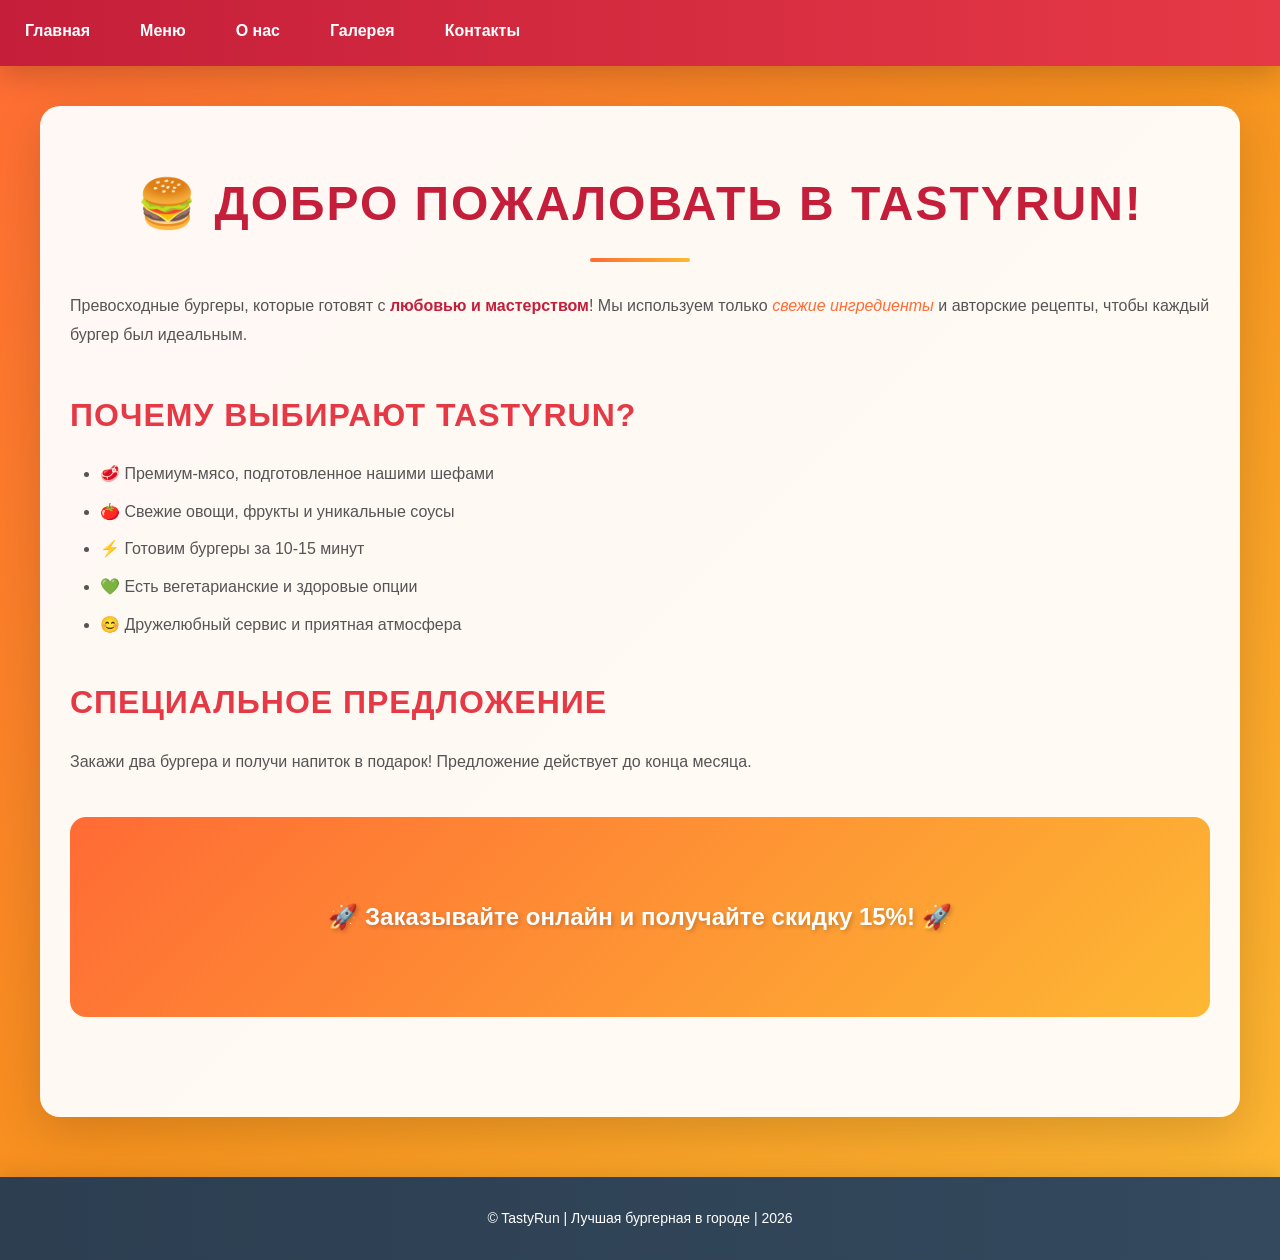
<file: index.html>
<!DOCTYPE html>
<html lang="ru">
<head>
    <meta charset="UTF-8">
    <title>TastyRun — Главная</title>
    <link rel="stylesheet" href="style.css">
</head>

<body>

<nav>
    <a href="index.html">Главная</a>
    <a href="menu.html">Меню</a>
    <a href="about.html">О нас</a>
    <a href="gallery.html">Галерея</a>
    <a href="contacts.html">Контакты</a>
</nav>

<div class="container">
    <h1>🍔 Добро пожаловать в TastyRun!</h1>
    <p>Превосходные бургеры, которые готовят с <strong>любовью и мастерством</strong>! 
    Мы используем только <em>свежие ингредиенты</em> и авторские рецепты, чтобы каждый бургер был идеальным.</p>

    <h2>Почему выбирают TastyRun?</h2>
    <ul>
        <li>🥩 Премиум-мясо, подготовленное нашими шефами</li>
        <li>🍅 Свежие овощи, фрукты и уникальные соусы</li>
        <li>⚡ Готовим бургеры за 10-15 минут</li>
        <li>💚 Есть вегетарианские и здоровые опции</li>
        <li>😊 Дружелюбный сервис и приятная атмосфера</li>
    </ul>

    <h2>Специальное предложение</h2>
    <p>Закажи два бургера и получи напиток в подарок! Предложение действует до конца месяца.</p>

    <div class="flex-center">
        🚀 Заказывайте онлайн и получайте скидку 15%! 🚀
    </div>
</div>

<footer>
    © TastyRun | Лучшая бургерная в городе | 2026
</footer>

</body>
</html>
</file>
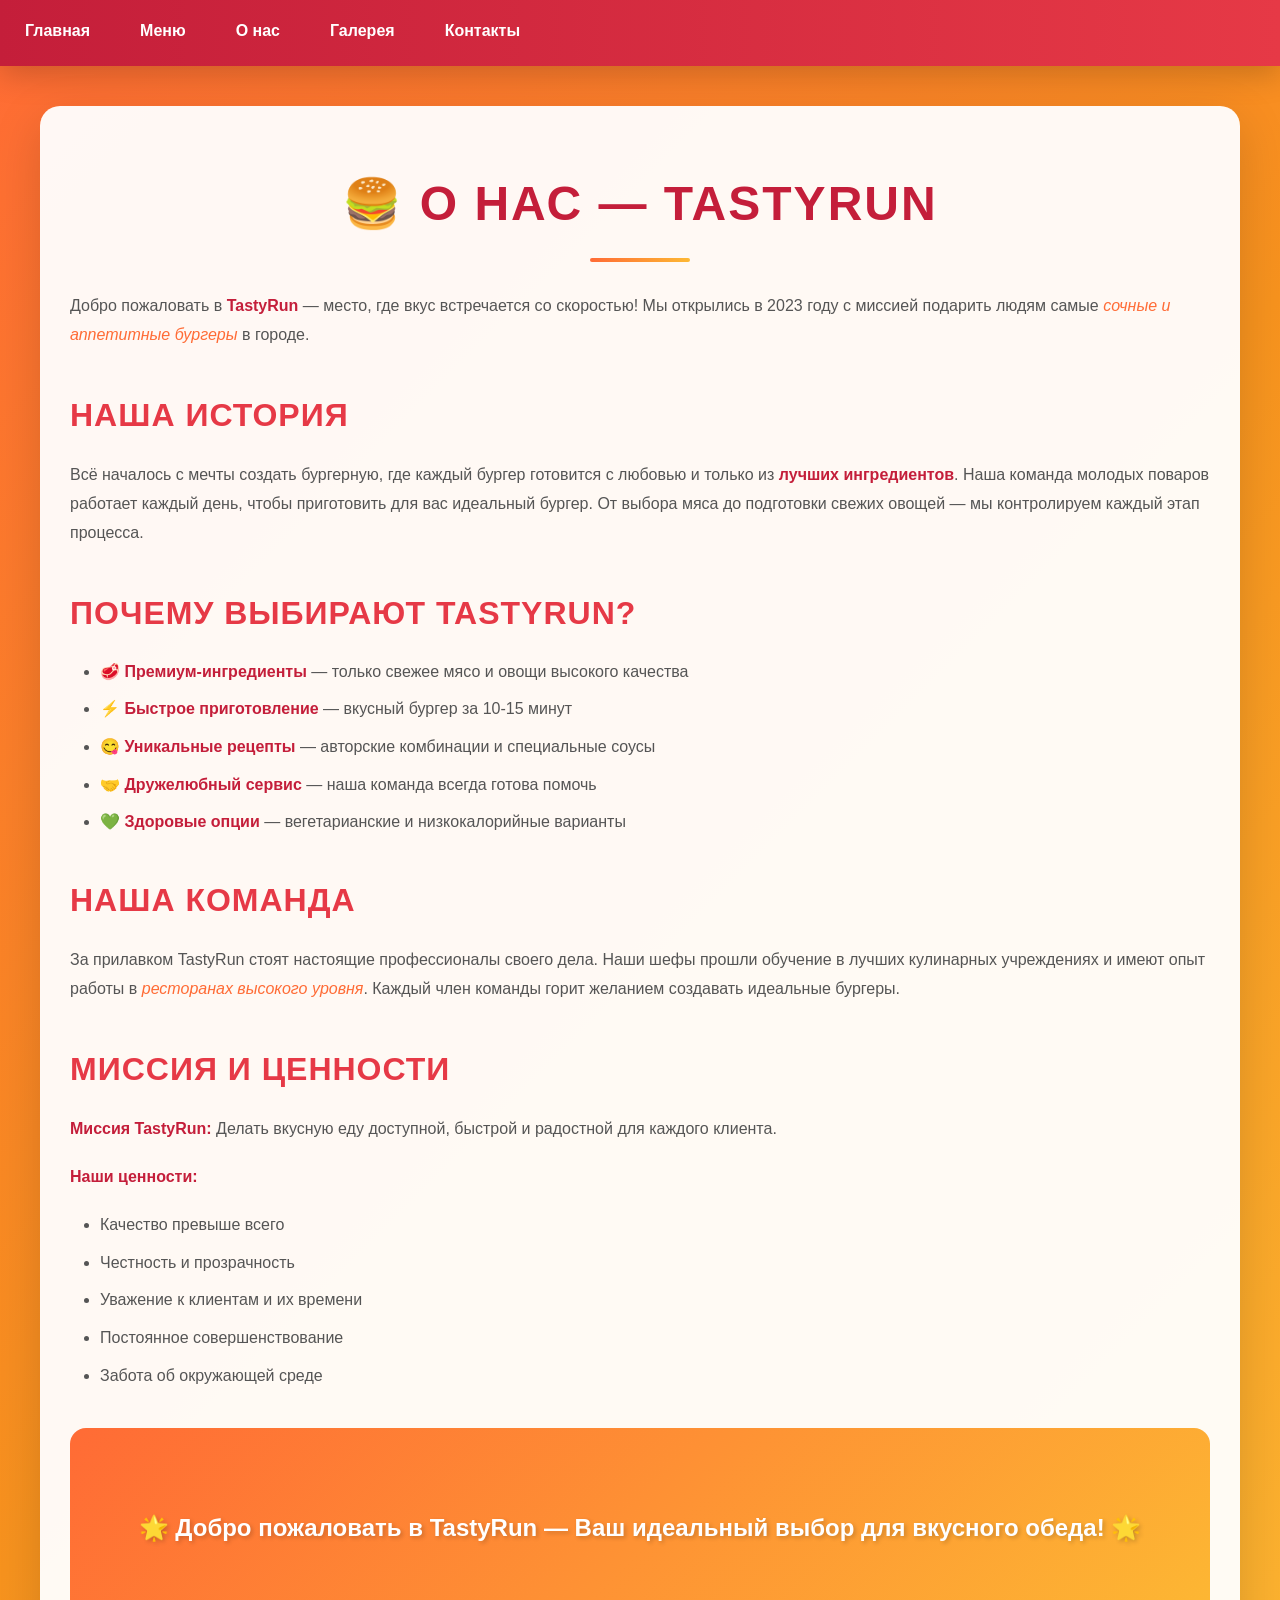
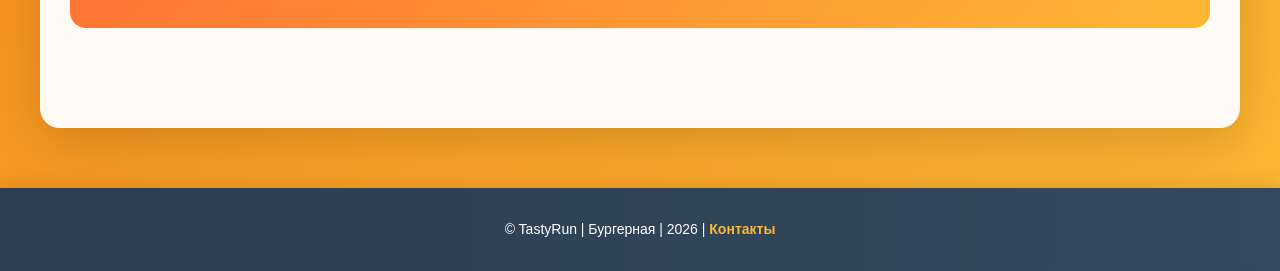
<file: about.html>
<!DOCTYPE html>
<html lang="ru">
<head>
    <meta charset="UTF-8">
    <title>О нас — TastyRun</title>
    <link rel="stylesheet" href="style.css">
</head>

<body>

<nav>
    <a href="index.html">Главная</a>
    <a href="menu.html">Меню</a>
    <a href="about.html">О нас</a>
    <a href="gallery.html">Галерея</a>
    <a href="contacts.html">Контакты</a>
</nav>

<div class="container">
    <h1>🍔 О нас — TastyRun</h1>

    <p>Добро пожаловать в <strong>TastyRun</strong> — место, где вкус встречается со скоростью! Мы открылись в 2023 году с миссией подарить людям самые <em>сочные и аппетитные бургеры</em> в городе.</p>

    <h2>Наша история</h2>
    <p>
        Всё началось с мечты создать бургерную, где каждый бургер готовится с любовью и только из <strong>лучших ингредиентов</strong>. 
        Наша команда молодых поваров работает каждый день, чтобы приготовить для вас идеальный бургер. 
        От выбора мяса до подготовки свежих овощей — мы контролируем каждый этап процесса.
    </p>

    <h2>Почему выбирают TastyRun?</h2>
    <ul>
        <li>🥩 <strong>Премиум-ингредиенты</strong> — только свежее мясо и овощи высокого качества</li>
        <li>⚡ <strong>Быстрое приготовление</strong> — вкусный бургер за 10-15 минут</li>
        <li>😋 <strong>Уникальные рецепты</strong> — авторские комбинации и специальные соусы</li>
        <li>🤝 <strong>Дружелюбный сервис</strong> — наша команда всегда готова помочь</li>
        <li>💚 <strong>Здоровые опции</strong> — вегетарианские и низкокалорийные варианты</li>
    </ul>

    <h2>Наша команда</h2>
    <p>
        За прилавком TastyRun стоят настоящие профессионалы своего дела. 
        Наши шефы прошли обучение в лучших кулинарных учреждениях и имеют опыт работы в <em>ресторанах высокого уровня</em>. 
        Каждый член команды горит желанием создавать идеальные бургеры.
    </p>

    <h2>Миссия и ценности</h2>
    <p>
        <strong>Миссия TastyRun:</strong> Делать вкусную еду доступной, быстрой и радостной для каждого клиента.
    </p>
    <p>
        <strong>Наши ценности:</strong>
    </p>
    <ul>
        <li>Качество превыше всего</li>
        <li>Честность и прозрачность</li>
        <li>Уважение к клиентам и их времени</li>
        <li>Постоянное совершенствование</li>
        <li>Забота об окружающей среде</li>
    </ul>

    <div class="flex-center">
        🌟 Добро пожаловать в TastyRun — Ваш идеальный выбор для вкусного обеда! 🌟
    </div>

</div>

<footer>
    © TastyRun | Бургерная | 2026 | <a href="contacts.html">Контакты</a>
</footer>

</body>
</html>
</file>
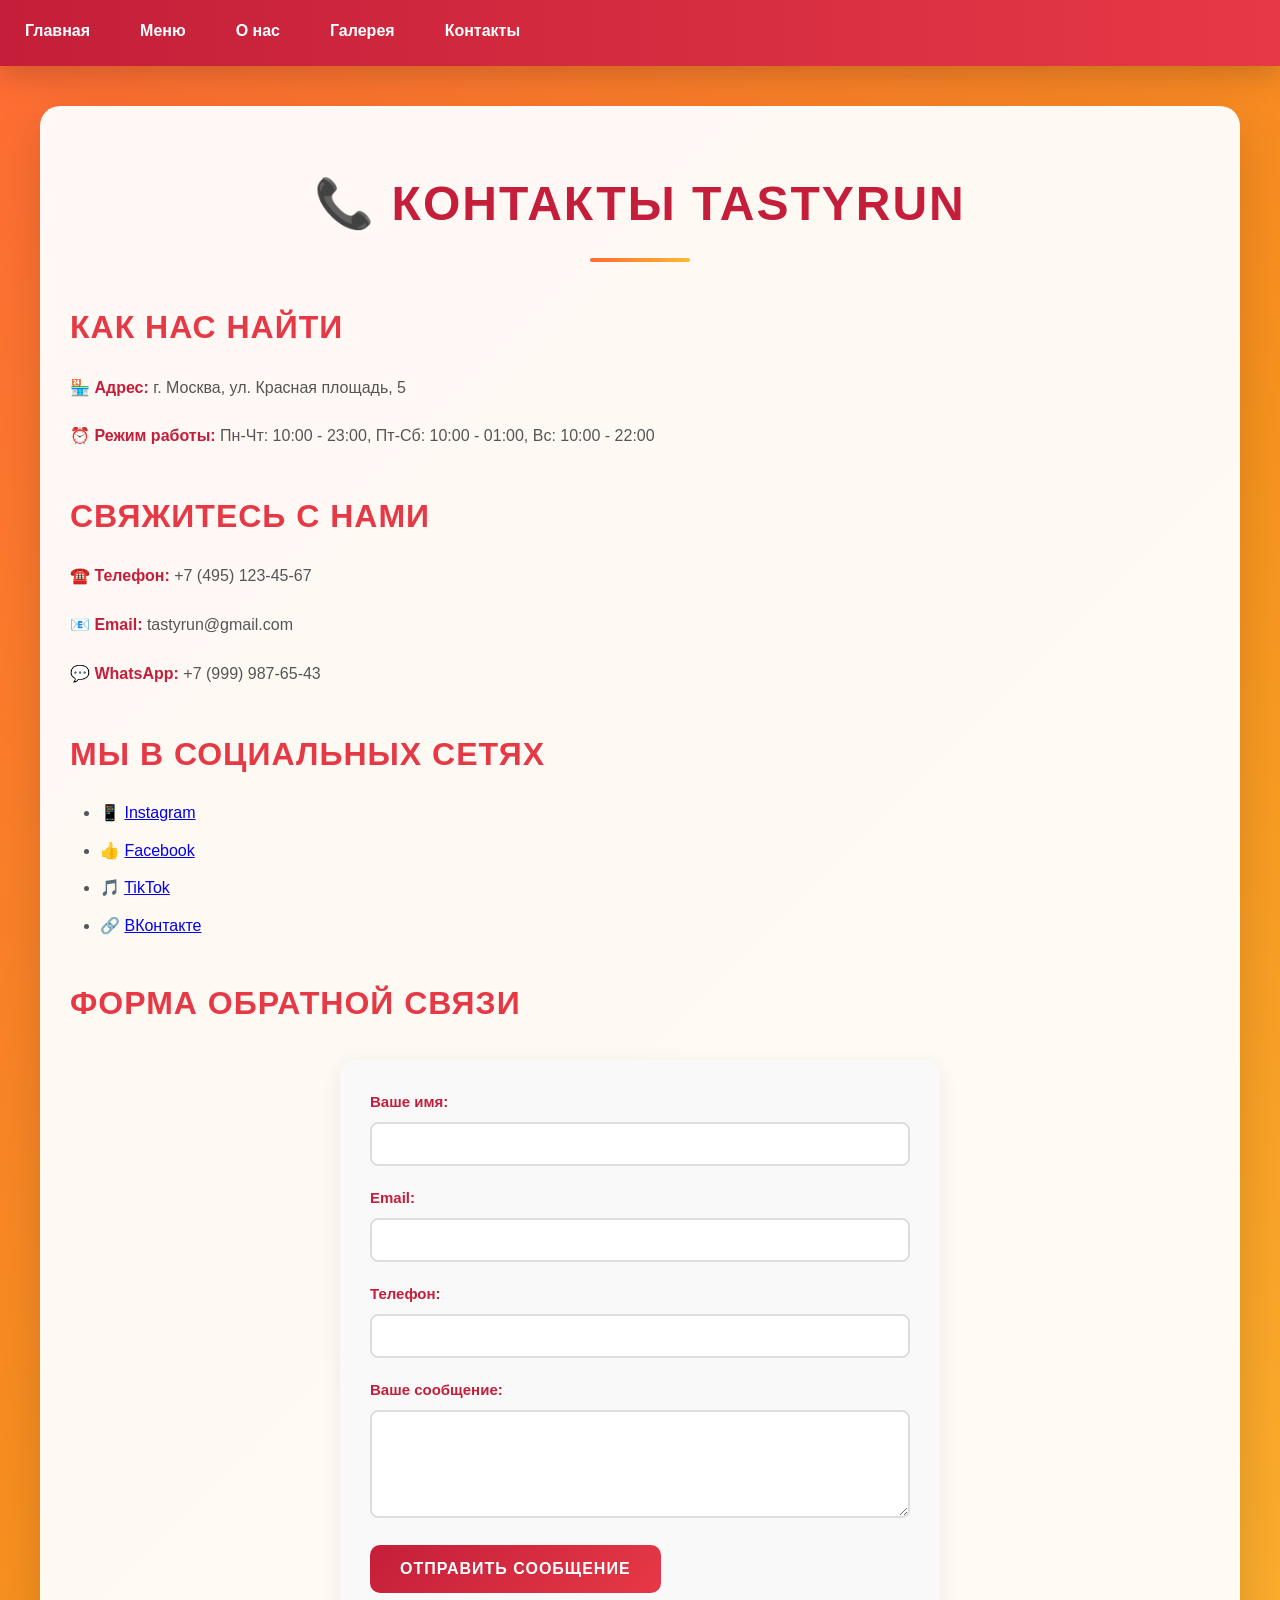
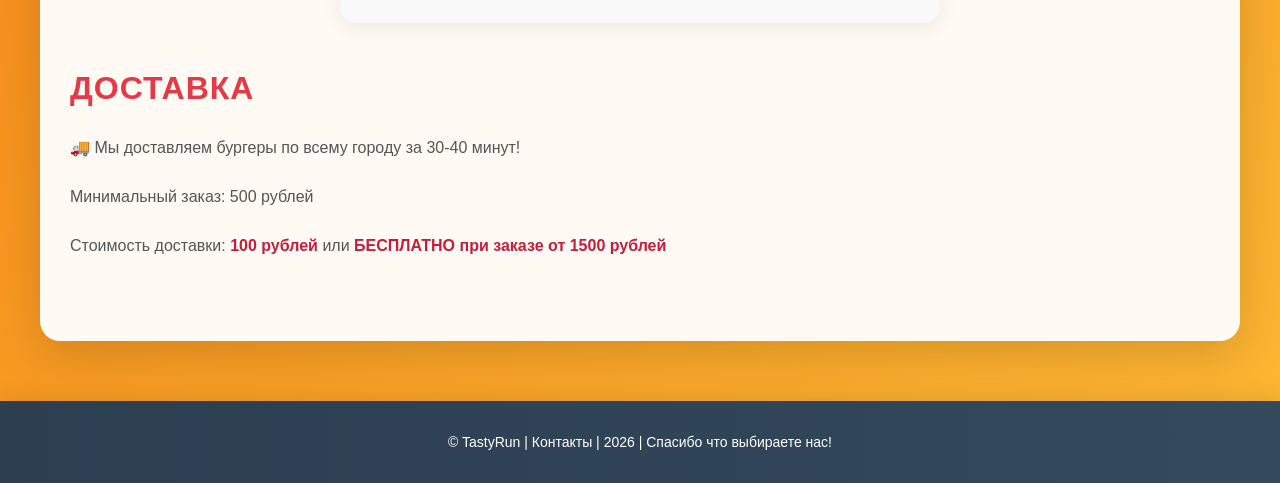
<file: contacts.html>
<!DOCTYPE html>
<html lang="ru">
<head>
    <meta charset="UTF-8">
    <title>Контакты — TastyRun</title>
    <link rel="stylesheet" href="style.css">
</head>

<body>

<nav>
    <a href="index.html">Главная</a>
    <a href="menu.html">Меню</a>
    <a href="about.html">О нас</a>
    <a href="gallery.html">Галерея</a>
    <a href="contacts.html">Контакты</a>
</nav>

<div class="container">
    <h1>📞 Контакты TastyRun</h1>

    <h2>Как нас найти</h2>
    <p><strong>🏪 Адрес:</strong> г. Москва, ул. Красная площадь, 5</p>
    <p><strong>⏰ Режим работы:</strong> Пн-Чт: 10:00 - 23:00, Пт-Сб: 10:00 - 01:00, Вс: 10:00 - 22:00</p>

    <h2>Свяжитесь с нами</h2>
    <p><strong>☎️ Телефон:</strong> +7 (495) 123-45-67</p>
    <p><strong>📧 Email:</strong> tastyrun@gmail.com</p>
    <p><strong>💬 WhatsApp:</strong> +7 (999) 987-65-43</p>

    <h2>Мы в социальных сетях</h2>
    <ul>
        <li>📱 <a href="https://instagram.com/tastyrun">Instagram</a></li>
        <li>👍 <a href="https://facebook.com/tastyrun">Facebook</a></li>
        <li>🎵 <a href="https://tiktok.com/@tastyrun">TikTok</a></li>
        <li>🔗 <a href="https://vk.com/tastyrun">ВКонтакте</a></li>
    </ul>

    <h2>Форма обратной связи</h2>
    <form>
        <label for="name">Ваше имя:</label>
        <input type="text" id="name" name="name" required>

        <label for="email">Email:</label>
        <input type="email" id="email" name="email" required>

        <label for="phone">Телефон:</label>
        <input type="tel" id="phone" name="phone">

        <label for="message">Ваше сообщение:</label>
        <textarea id="message" name="message" rows="5" required></textarea>

        <button type="submit">Отправить сообщение</button>
    </form>

    <h2>Доставка</h2>
    <p>🚚 Мы доставляем бургеры по всему городу за 30-40 минут!</p>
    <p>Минимальный заказ: 500 рублей</p>
    <p>Стоимость доставки: <strong>100 рублей</strong> или <strong>БЕСПЛАТНО при заказе от 1500 рублей</strong></p>
</div>

<footer>
    © TastyRun | Контакты | 2026 | Спасибо что выбираете нас!
</footer>

</body>
</html>
</file>
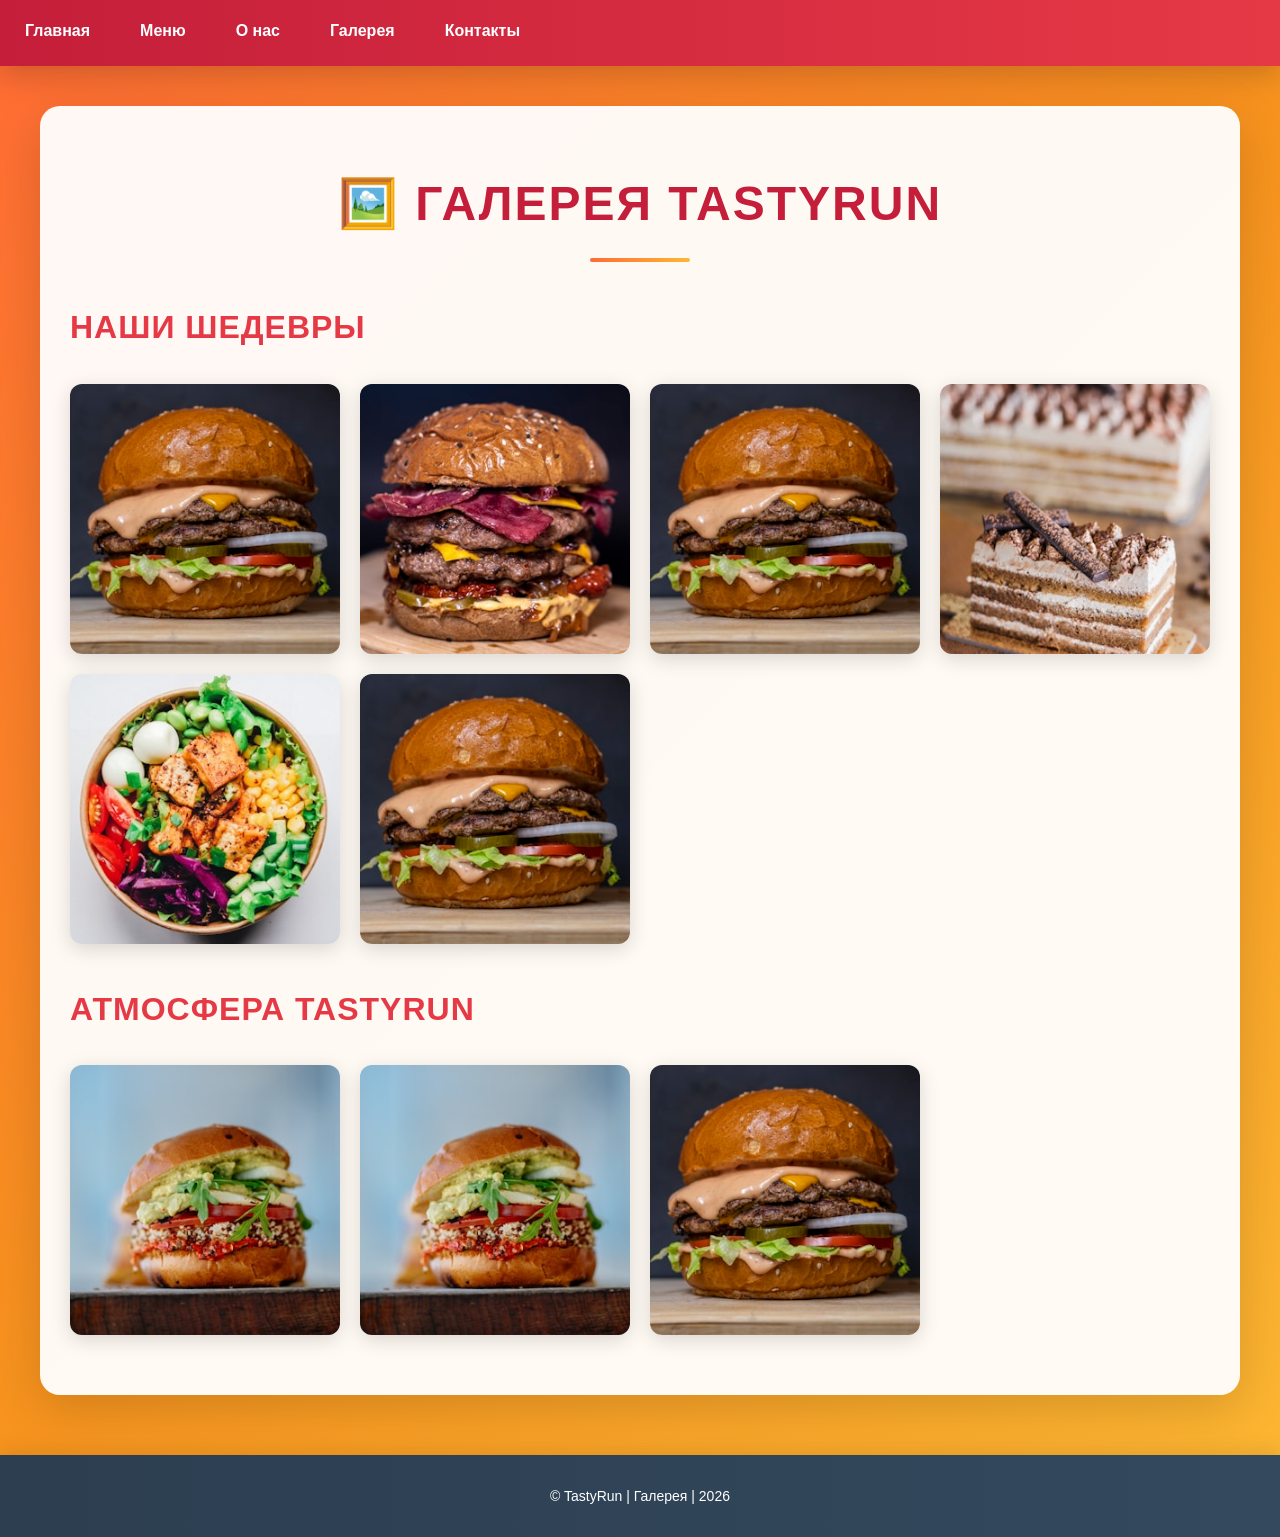
<file: gallery.html>
<!DOCTYPE html>
<html lang="ru">
<head>
    <meta charset="UTF-8">
    <title>Галерея — TastyRun</title>
    <link rel="stylesheet" href="style.css">
</head>

<body>

<nav>
    <a href="index.html">Главная</a>
    <a href="menu.html">Меню</a>
    <a href="about.html">О нас</a>
    <a href="gallery.html">Галерея</a>
    <a href="contacts.html">Контакты</a>
</nav>

<div class="container">
    <h1>🖼️ Галерея TastyRun</h1>

    <h2>Наши шедевры</h2>
    <div class="gallery">
        <div class="gallery-item">
            <img src="images/classic-burger.jpg" alt="Бургер 1">
        </div>
        <div class="gallery-item">
            <img src="images/double-burger.jpg" alt="Бургер 2">
        </div>
        <div class="gallery-item">
            <img src="images/spicy-burger.jpg" alt="Бургер 3">
        </div>
        <div class="gallery-item">
            <img src="images/luxury-burger.jpg" alt="Бургер 4">
        </div>
        <div class="gallery-item">
            <img src="images/bbq-burger.jpg" alt="Бургер 5">
        </div>
        <div class="gallery-item">
            <img src="images/gourmet-burger.jpg" alt="Бургер 6">
        </div>
    </div>

    <h2>Атмосфера TastyRun</h2>
    <div class="gallery">
        <div class="gallery-item">
            <img src="images/veggie-burger.jpg" alt="Интерьер 1">
        </div>
        <div class="gallery-item">
            <img src="images/mushroom-burger.jpg" alt="Интерьер 2">
        </div>
        <div class="gallery-item">
            <img src="images/halloumi-burger.jpg" alt="Интерьер 3">
        </div>
    </div>
</div>

<footer>
    © TastyRun | Галерея | 2026
</footer>

</body>
</html>
</file>
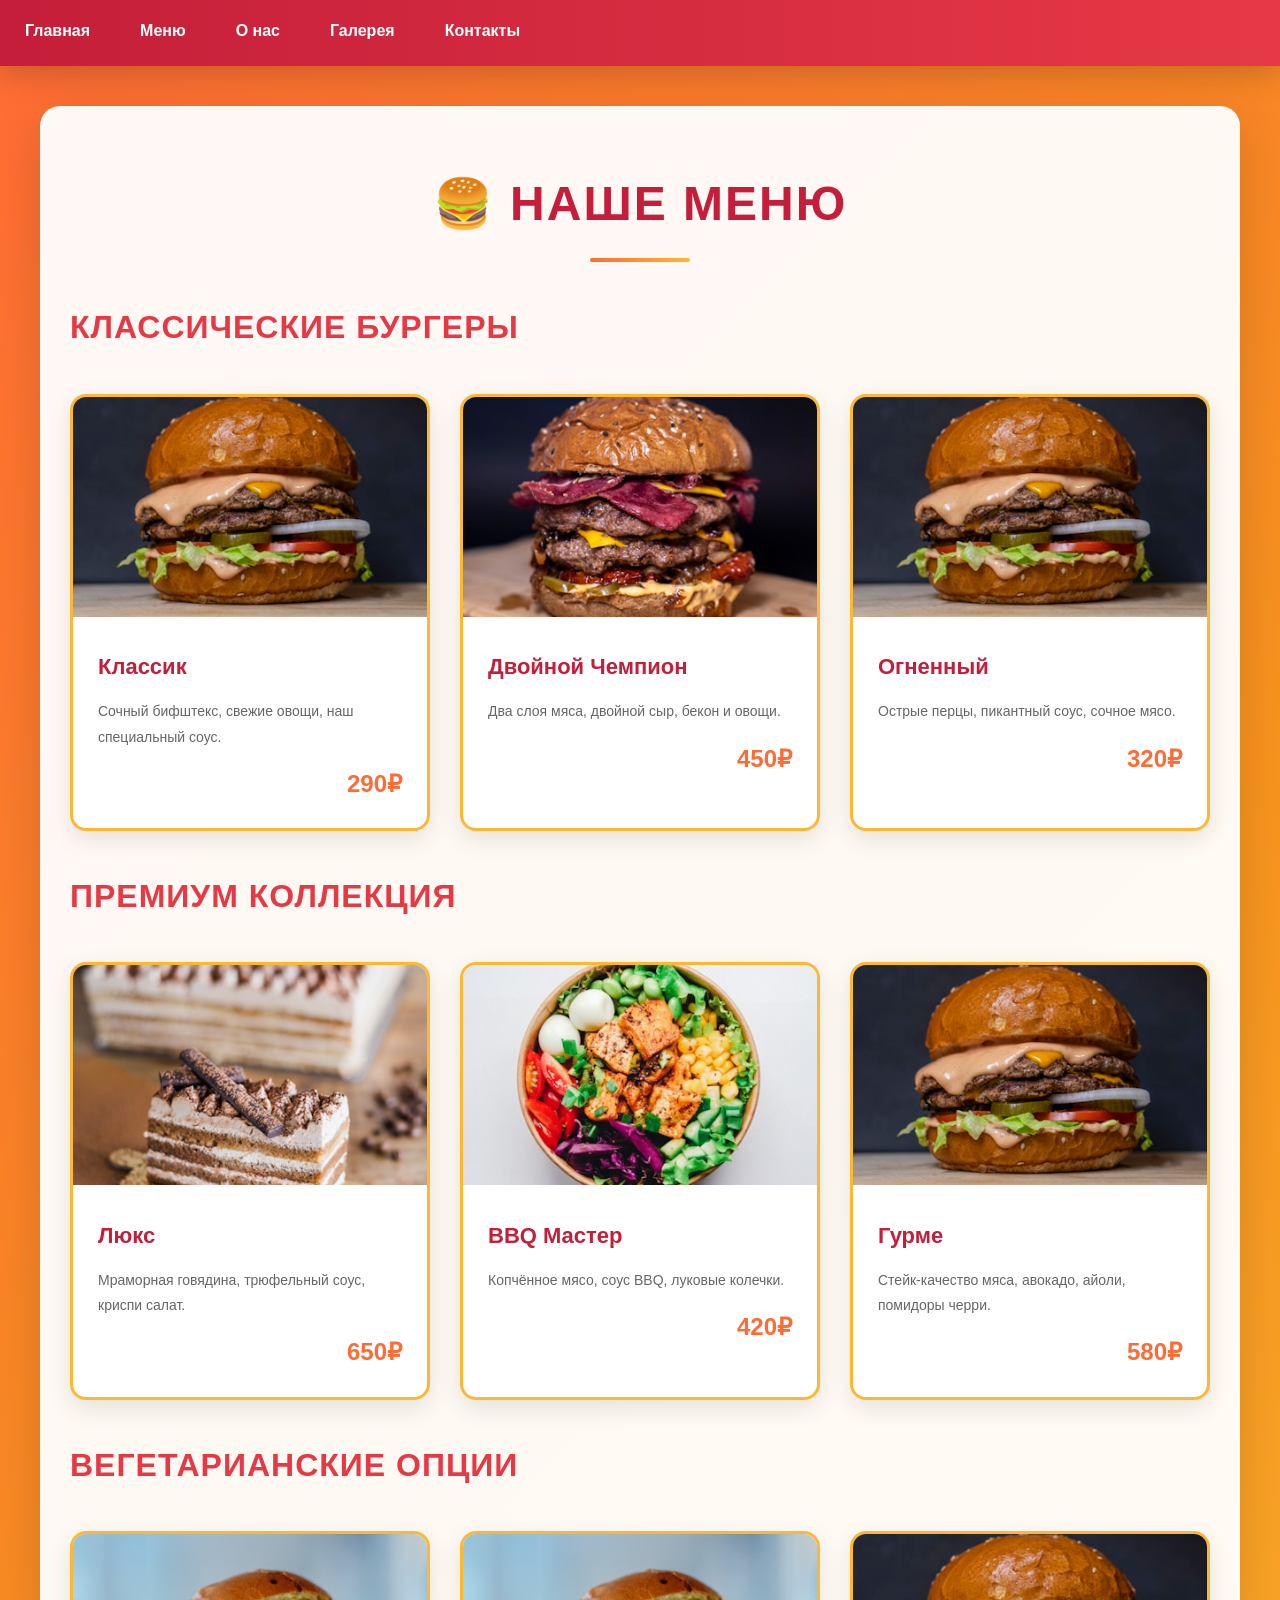
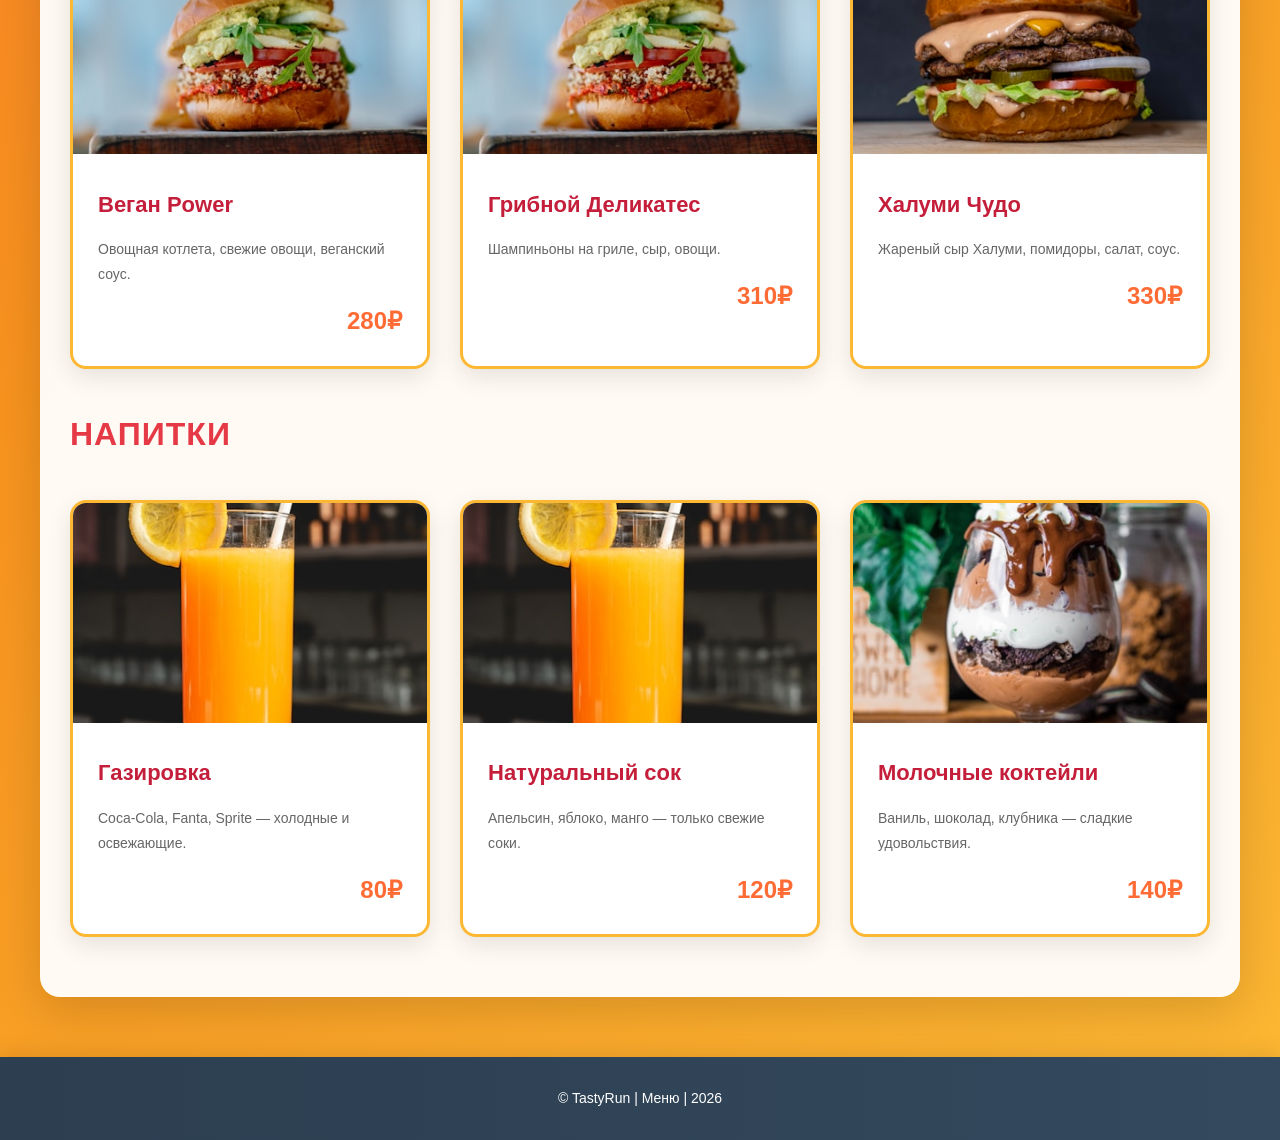
<file: menu.html>
<!DOCTYPE html>
<html lang="ru">
<head>
    <meta charset="UTF-8">
    <title>Меню — TastyRun</title>
    <link rel="stylesheet" href="style.css">
</head>

<body>

<nav>
    <a href="index.html">Главная</a>
    <a href="menu.html">Меню</a>
    <a href="about.html">О нас</a>
    <a href="gallery.html">Галерея</a>
    <a href="contacts.html">Контакты</a>
</nav>

<div class="container">
    <h1>🍔 Наше Меню</h1>

    <h2>Классические Бургеры</h2>
    <div class="grid-container">
        <div class="card">
            <img src="images/classic-burger.jpg" alt="Классический бургер">
            <div class="card-content">
                <h3>Классик</h3>
                <p>Сочный бифштекс, свежие овощи, наш специальный соус.</p>
                <div class="card-price">290₽</div>
            </div>
        </div>

        <div class="card">
            <img src="images/double-burger.jpg" alt="Двойной бургер">
            <div class="card-content">
                <h3>Двойной Чемпион</h3>
                <p>Два слоя мяса, двойной сыр, бекон и овощи.</p>
                <div class="card-price">450₽</div>
            </div>
        </div>

        <div class="card">
            <img src="images/spicy-burger.jpg" alt="Острый бургер">
            <div class="card-content">
                <h3>Огненный</h3>
                <p>Острые перцы, пикантный соус, сочное мясо.</p>
                <div class="card-price">320₽</div>
            </div>
        </div>
    </div>

    <h2>Премиум Коллекция</h2>
    <div class="grid-container">
        <div class="card">
            <img src="images/luxury-burger.jpg" alt="Люкс бургер">
            <div class="card-content">
                <h3>Люкс</h3>
                <p>Мраморная говядина, трюфельный соус, криспи салат.</p>
                <div class="card-price">650₽</div>
            </div>
        </div>

        <div class="card">
            <img src="images/bbq-burger.jpg" alt="BBQ бургер">
            <div class="card-content">
                <h3>BBQ Мастер</h3>
                <p>Копчённое мясо, соус BBQ, луковые колечки.</p>
                <div class="card-price">420₽</div>
            </div>
        </div>

        <div class="card">
            <img src="images/gourmet-burger.jpg" alt="Гурме бургер">
            <div class="card-content">
                <h3>Гурме</h3>
                <p>Стейк-качество мяса, авокадо, айоли, помидоры черри.</p>
                <div class="card-price">580₽</div>
            </div>
        </div>
    </div>

    <h2>Вегетарианские Опции</h2>
    <div class="grid-container">
        <div class="card">
            <img src="images/veggie-burger.jpg" alt="Овощной бургер">
            <div class="card-content">
                <h3>Веган Power</h3>
                <p>Овощная котлета, свежие овощи, веганский соус.</p>
                <div class="card-price">280₽</div>
            </div>
        </div>

        <div class="card">
            <img src="images/mushroom-burger.jpg" alt="Грибной бургер">
            <div class="card-content">
                <h3>Грибной Деликатес</h3>
                <p>Шампиньоны на гриле, сыр, овощи.</p>
                <div class="card-price">310₽</div>
            </div>
        </div>

        <div class="card">
            <img src="images/halloumi-burger.jpg" alt="Халуми бургер">
            <div class="card-content">
                <h3>Халуми Чудо</h3>
                <p>Жареный сыр Халуми, помидоры, салат, соус.</p>
                <div class="card-price">330₽</div>
            </div>
        </div>
    </div>

    <h2>Напитки</h2>
    <div class="grid-container">
        <div class="card">
            <img src="images/cola.jpg" alt="Напитки">
            <div class="card-content">
                <h3>Газировка</h3>
                <p>Coca-Cola, Fanta, Sprite — холодные и освежающие.</p>
                <div class="card-price">80₽</div>
            </div>
        </div>

        <div class="card">
            <img src="images/juice.jpg" alt="Соки">
            <div class="card-content">
                <h3>Натуральный сок</h3>
                <p>Апельсин, яблоко, манго — только свежие соки.</p>
                <div class="card-price">120₽</div>
            </div>
        </div>

        <div class="card">
            <img src="images/milkshake.jpg" alt="Молочные коктейли">
            <div class="card-content">
                <h3>Молочные коктейли</h3>
                <p>Ваниль, шоколад, клубника — сладкие удовольствия.</p>
                <div class="card-price">140₽</div>
            </div>
        </div>
    </div>

</div>

<footer>
    © TastyRun | Меню | 2026
</footer>

</body>
</html>
</file>
<file: style.css>
* {
    margin: 0;
    padding: 0;
    box-sizing: border-box;
}

body {
    font-family: 'Poppins', 'Segoe UI', sans-serif;
    background: linear-gradient(135deg, #ff6b35 0%, #f7931e 50%, #fdb833 100%);
    color: #2c3e50;
    line-height: 1.6;
    min-height: 100vh;
}

/* NAVIGATION */
nav {
    background: linear-gradient(90deg, #c41e3a 0%, #e63946 100%);
    padding: 0;
    position: sticky;
    top: 0;
    z-index: 1000;
    box-shadow: 0 8px 32px rgba(0, 0, 0, 0.2);
    display: flex;
    flex-wrap: wrap;
    align-items: center;
}

nav a {
    color: white;
    text-decoration: none;
    padding: 18px 25px;
    font-weight: 600;
    font-size: 16px;
    transition: all 0.3s ease;
    border-bottom: 4px solid transparent;
    display: block;
}

nav a:hover {
    background: rgba(255, 255, 255, 0.2);
    border-bottom-color: #fdb833;
    transform: translateY(-2px);
}

/* CONTAINER */
.container {
    max-width: 1200px;
    margin: 0 auto;
    padding: 60px 30px;
    background: rgba(255, 255, 255, 0.95);
    border-radius: 20px;
    margin-top: 40px;
    margin-bottom: 40px;
    box-shadow: 0 15px 50px rgba(0, 0, 0, 0.15);
}

/* HEADINGS */
h1 {
    font-size: 48px;
    color: #c41e3a;
    margin-bottom: 30px;
    text-align: center;
    text-transform: uppercase;
    letter-spacing: 2px;
    position: relative;
    padding-bottom: 20px;
}

h1::after {
    content: '';
    position: absolute;
    bottom: 0;
    left: 50%;
    transform: translateX(-50%);
    width: 100px;
    height: 4px;
    background: linear-gradient(90deg, #ff6b35, #fdb833);
    border-radius: 2px;
}

h2 {
    font-size: 32px;
    color: #e63946;
    margin-top: 40px;
    margin-bottom: 20px;
    text-transform: uppercase;
    letter-spacing: 1px;
}

h3 {
    font-size: 24px;
    color: #ff6b35;
    margin-top: 25px;
    margin-bottom: 15px;
}

/* TEXT STYLES */
p {
    font-size: 16px;
    margin-bottom: 20px;
    color: #555;
    line-height: 1.8;
}

strong {
    color: #c41e3a;
    font-weight: 700;
}

em {
    color: #ff6b35;
    font-style: italic;
}

/* GRID FOR MENU ITEMS */
.grid-container {
    display: grid;
    grid-template-columns: repeat(auto-fill, minmax(280px, 1fr));
    gap: 30px;
    margin-top: 40px;
}

.card {
    background: white;
    border-radius: 16px;
    overflow: hidden;
    box-shadow: 0 8px 25px rgba(0, 0, 0, 0.1);
    transition: all 0.3s ease;
    border: 3px solid #fdb833;
}

.card:hover {
    transform: translateY(-15px);
    box-shadow: 0 15px 45px rgba(196, 30, 58, 0.25);
    border-color: #c41e3a;
}

.card img {
    width: 100%;
    height: 220px;
    object-fit: cover;
    background: linear-gradient(135deg, #ff6b35, #fdb833);
}

.card-content {
    padding: 25px;
}

.card h3 {
    margin-top: 0;
    color: #c41e3a;
    font-size: 22px;
}

.card p {
    font-size: 14px;
    color: #666;
    margin-bottom: 15px;
}

.card-price {
    font-size: 24px;
    color: #ff6b35;
    font-weight: 700;
    text-align: right;
}

/* LIST STYLES */
ul, ol {
    margin-left: 30px;
    margin-bottom: 20px;
}

li {
    margin-bottom: 12px;
    font-size: 16px;
    color: #555;
}

/* FLEXBOX CENTER */
.flex-center {
    display: flex;
    justify-content: center;
    align-items: center;
    min-height: 200px;
    background: linear-gradient(135deg, #ff6b35 0%, #fdb833 100%);
    border-radius: 16px;
    margin: 40px 0;
    font-size: 24px;
    font-weight: 700;
    color: white;
    text-shadow: 2px 2px 4px rgba(0, 0, 0, 0.2);
}

/* BUTTONS */
button, .btn {
    background: linear-gradient(135deg, #c41e3a 0%, #e63946 100%);
    color: white;
    border: none;
    padding: 15px 30px;
    font-size: 16px;
    font-weight: 600;
    border-radius: 10px;
    cursor: pointer;
    transition: all 0.3s ease;
    text-transform: uppercase;
    letter-spacing: 1px;
}

button:hover, .btn:hover {
    transform: scale(1.05);
    box-shadow: 0 8px 25px rgba(196, 30, 58, 0.3);
}

button:active, .btn:active {
    transform: scale(0.98);
}

/* FOOTER */
footer {
    background: linear-gradient(90deg, #2c3e50 0%, #34495e 100%);
    color: white;
    text-align: center;
    padding: 30px 20px;
    margin-top: 60px;
    font-size: 14px;
    box-shadow: 0 -5px 20px rgba(0, 0, 0, 0.1);
}

footer a {
    color: #fdb833;
    text-decoration: none;
    font-weight: 600;
    transition: color 0.3s;
}

footer a:hover {
    color: #ff6b35;
}

/* GALLERY STYLES */
.gallery {
    display: grid;
    grid-template-columns: repeat(auto-fill, minmax(250px, 1fr));
    gap: 20px;
    margin-top: 30px;
}

.gallery-item {
    border-radius: 12px;
    overflow: hidden;
    box-shadow: 0 5px 20px rgba(0, 0, 0, 0.15);
    transition: all 0.3s ease;
    aspect-ratio: 1;
}

.gallery-item:hover {
    transform: scale(1.05);
    box-shadow: 0 10px 35px rgba(196, 30, 58, 0.25);
}

.gallery-item img {
    width: 100%;
    height: 100%;
    object-fit: cover;
}

/* FORM STYLES */
form {
    max-width: 600px;
    margin: 30px auto;
    background: #f9f9f9;
    padding: 30px;
    border-radius: 16px;
    box-shadow: 0 5px 20px rgba(0, 0, 0, 0.08);
}

label {
    display: block;
    font-weight: 600;
    color: #c41e3a;
    margin-bottom: 8px;
    font-size: 15px;
}

input, textarea, select {
    width: 100%;
    padding: 12px;
    margin-bottom: 20px;
    border: 2px solid #ddd;
    border-radius: 8px;
    font-size: 14px;
    font-family: 'Poppins', sans-serif;
    transition: border-color 0.3s;
}

input:focus, textarea:focus, select:focus {
    outline: none;
    border-color: #c41e3a;
    box-shadow: 0 0 8px rgba(196, 30, 58, 0.2);
}

/* RESPONSIVE */
@media (max-width: 768px) {
    h1 {
        font-size: 32px;
    }

    h2 {
        font-size: 24px;
    }

    nav {
        flex-direction: column;
        align-items: stretch;
    }

    nav a {
        text-align: center;
        border-bottom: none;
        border-right: 4px solid transparent;
    }

    nav a:hover {
        border-right-color: #fdb833;
        border-bottom: none;
    }

    .container {
        margin-left: 15px;
        margin-right: 15px;
        padding: 30px 15px;
    }

    .grid-container {
        grid-template-columns: 1fr;
    }

    .gallery {
        grid-template-columns: repeat(auto-fill, minmax(150px, 1fr));
    }
}
</file>
